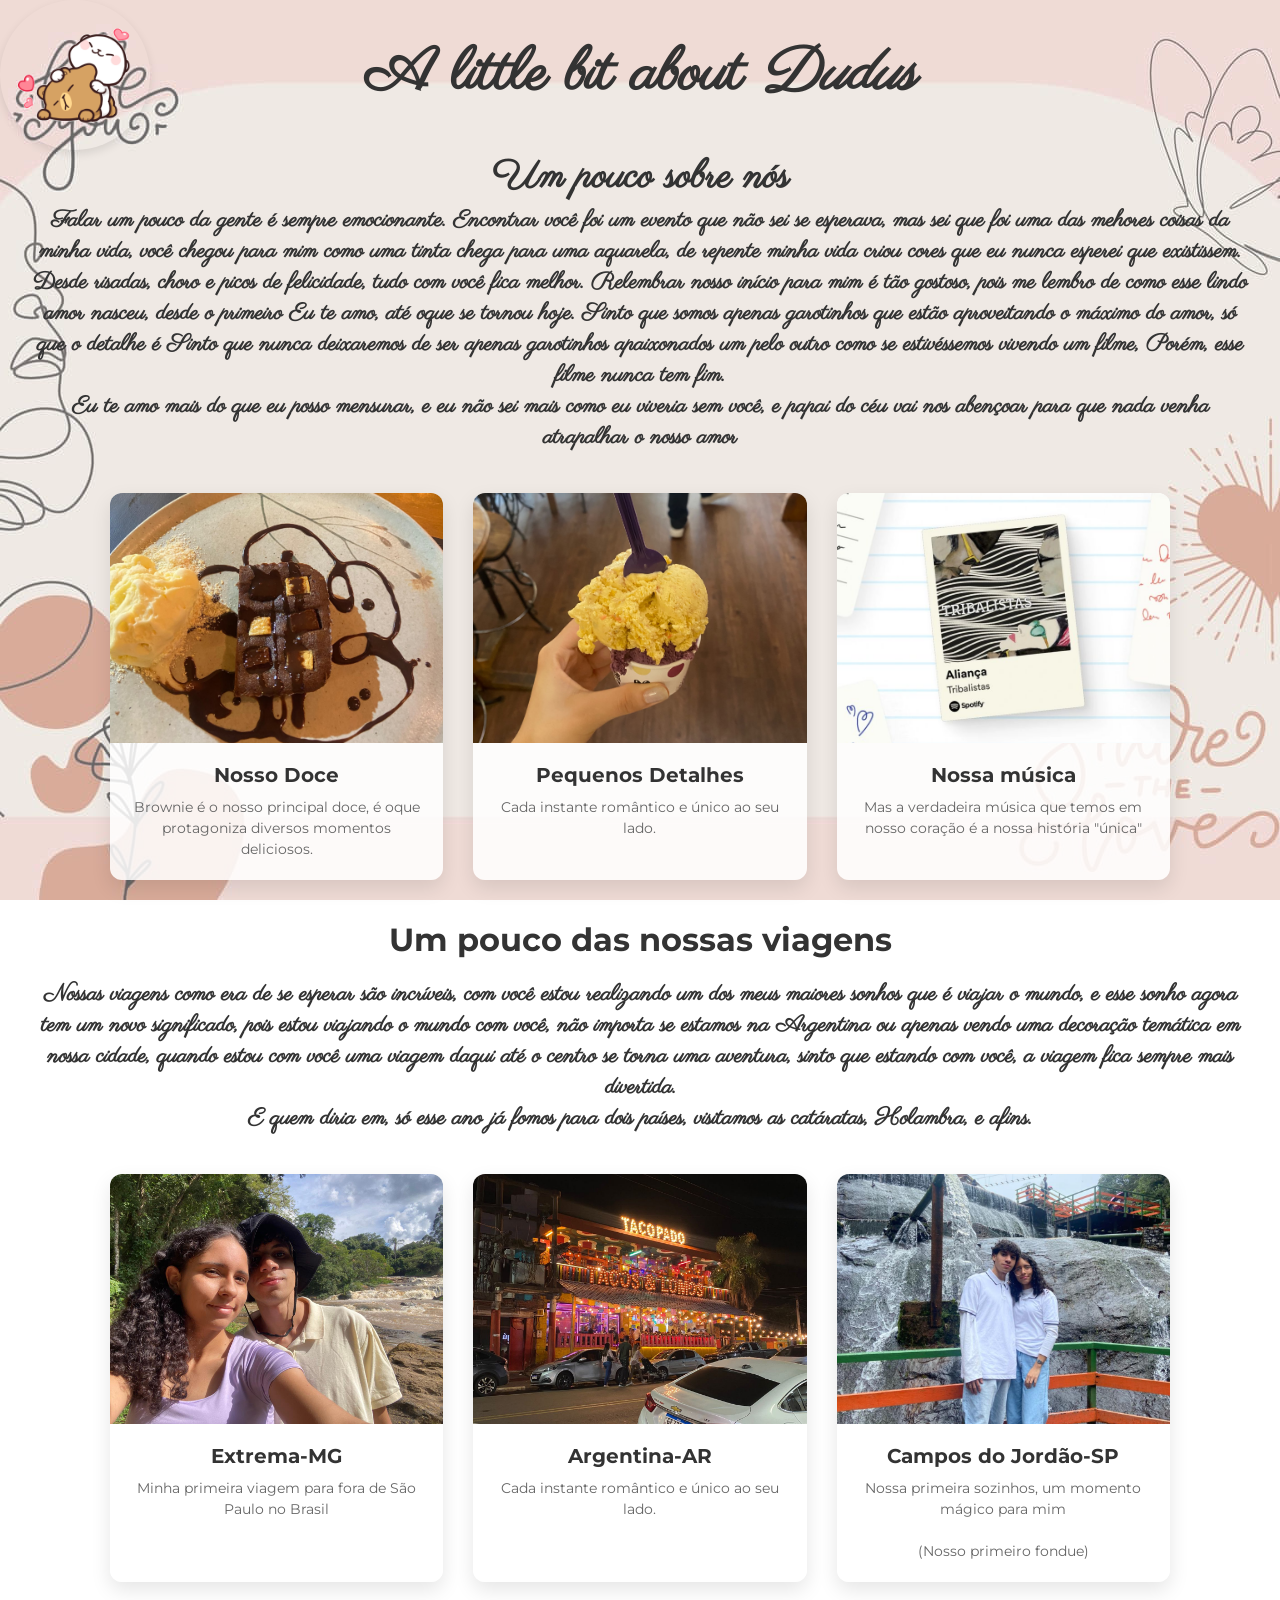
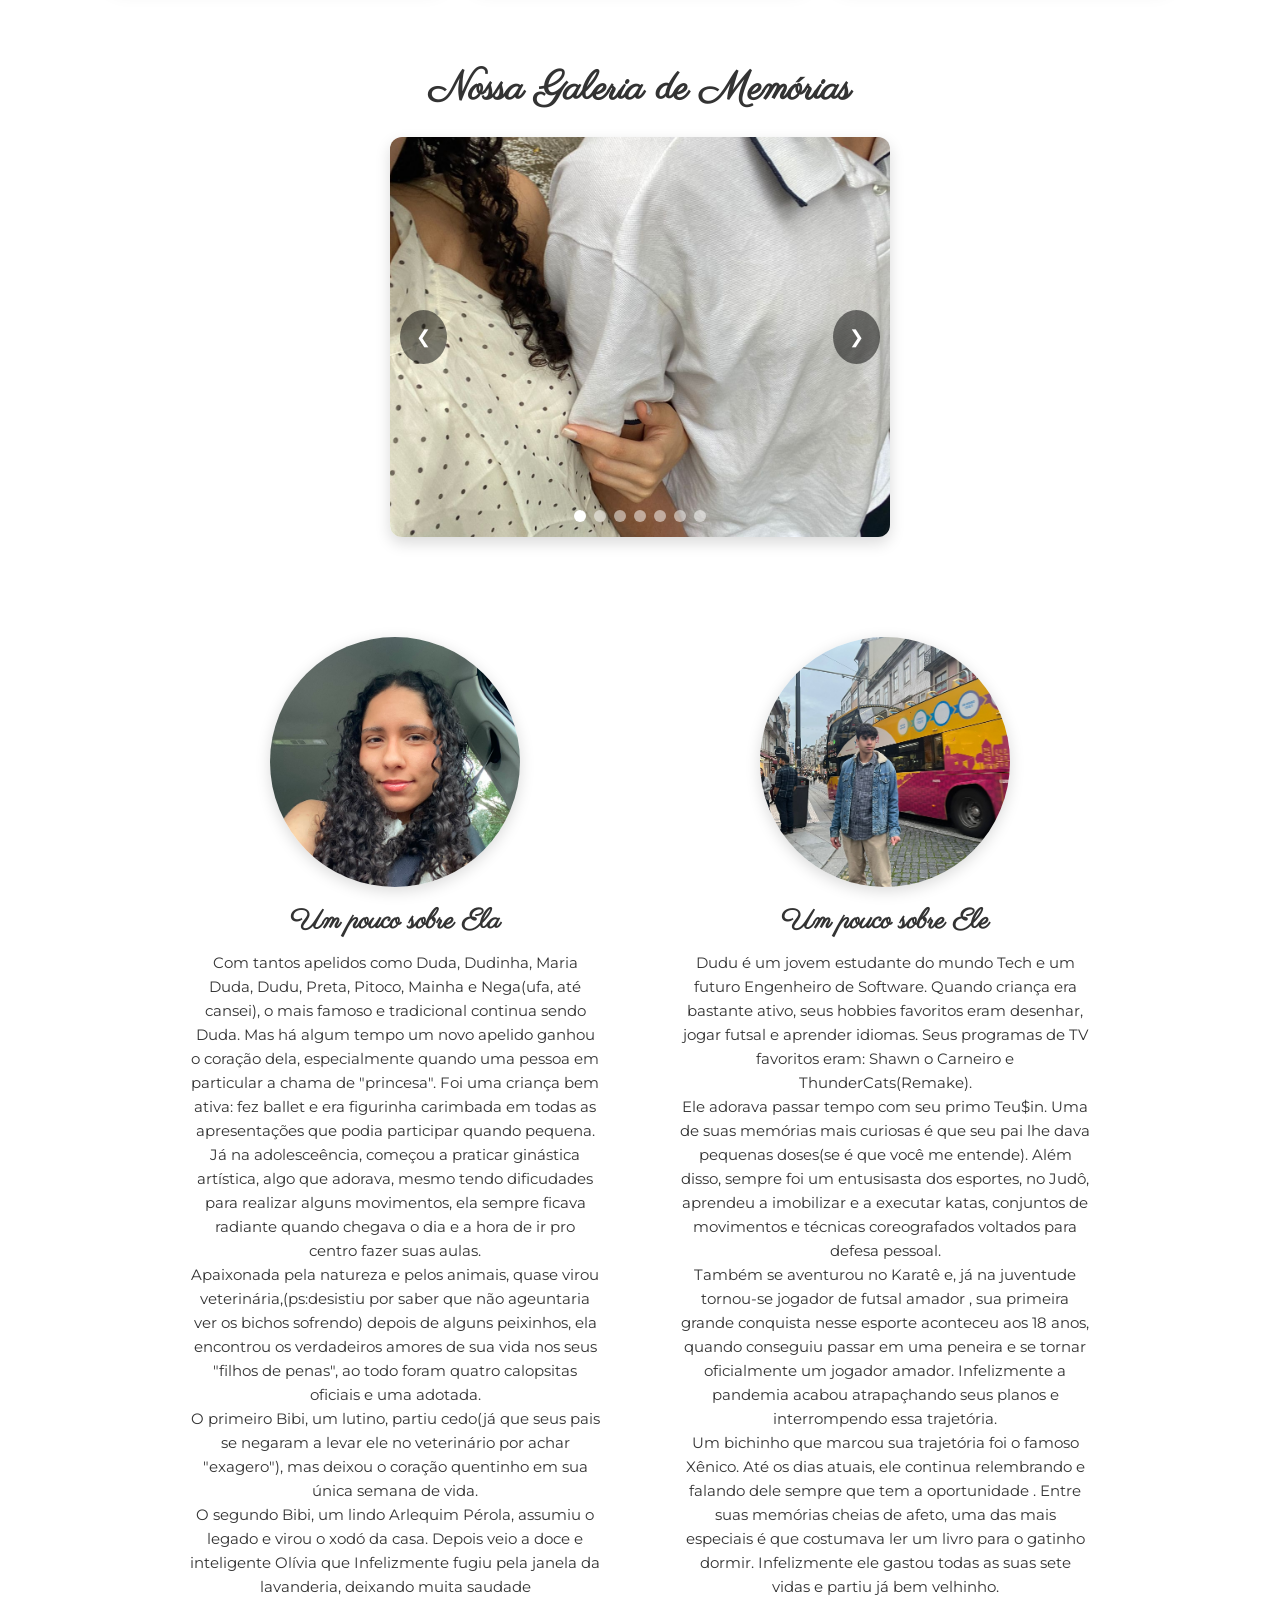
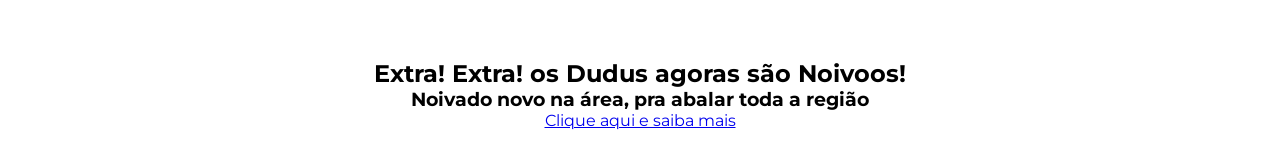
<file: index.html>
<!DOCTYPE html>
<html lang="pt-BR">

<head>
    <meta charset="UTF-8">
    <link rel="preconnect" href="https://fonts.googleapis.com">
    <link rel="preconnect" href="https://fonts.gstatic.com" crossorigin>
    <link href="https://fonts.googleapis.com/css2?family=Parisienne&family=Montserrat:wght@400;600&display=swap" rel="stylesheet">
    <link rel="stylesheet" type="text/css" href="style.css">
    <script src="script.js" defer></script>
    <link rel="icon" type="image/x-icon" href="./imagens/valentines-day.gif">
    <title>She&Me</title>
</head>

<body>
    <main class="main">
        <header class="header">
            <div class="logo">
                <img src="./imagens/valentines-day.gif" alt="Logo Valentine's Day">
            </div>
            <div class="primeira-escrita">
                <h1>A little bit about <i>Dudus</i></h1>
            </div>
        </header>
        
        <div class="primeira-declaracao">
            <h1>Um pouco sobre nós</h1>
            <h3>Falar um pouco da gente é sempre emocionante.
                Encontrar você foi um evento que não sei se esperava,
                mas sei que foi uma das mehores coisas da minha vida,
                você chegou para mim como uma tinta chega para uma aquarela,
                de repente minha vida criou cores que eu nunca esperei que existissem.
                Desde risadas, choro e picos de felicidade, tudo com você fica melhor.
                Relembrar nosso início para mim é tão gostoso, pois me lembro de como esse lindo amor
                nasceu, desde o primeiro Eu te amo, até oque se tornou hoje.
                Sinto que somos apenas garotinhos que estão aproveitando o máximo do amor, só que o detalhe é
                Sinto que nunca deixaremos de ser apenas garotinhos apaixonados um pelo outro como se estivéssemos vivendo um filme,
                Porém, esse filme nunca tem fim.<br>
                Eu te amo mais do que eu posso mensurar, e eu não sei mais como eu viveria sem você, e papai do céu vai nos abençoar
                para que nada venha atrapalhar o nosso amor 

            </h3>
        </div>

        <section class="cards-container">
            <article class="card">
                <div class="card-img-wrapper">
                    <img src="./imagens/Brownie-holambra.jpeg" alt="Momento Brownie">
                </div>
                <div class="card-content">
                    <h3>Nosso Doce</h3>
                    <p>Brownie é o nosso principal doce, é oque protagoniza diversos momentos deliciosos.</p>
                </div>
            </article>

            <article class="card">
                <div class="card-img-wrapper">
                    <img src="./imagens/sorvete-flor.jpeg" alt="Momento Sorvete">
                </div>
                <div class="card-content">
                    <h3>Pequenos Detalhes</h3>
                    <p>Cada instante romântico e único ao seu lado.</p>
                </div>
            </article>

            <article class="card">
                <div class="card-img-wrapper">
                    <img src="./imagens/aliancas-tribalistas.jpg" alt="Momento Jantar">
                </div>
                <div class="card-content">
                    <h3>Nossa música</h3>
                    <p>Mas a verdadeira música que temos em nosso coração é a nossa história "única" </p>
                </div>
            </article>
            </section>
<!-- ----------------------Segunda parte--------------------             -->


                <div class="segunda-escrita">
                    <h1>Um pouco das nossas viagens</h1>
                </div>
                <div class="primeira-declaracao">
            <h3>Nossas viagens como era de se esperar são incríveis,
                com você estou realizando um dos meus maiores sonhos que é viajar o mundo,
                e esse sonho agora tem um novo significado, pois estou viajando o mundo com você,
                não importa se estamos na Argentina ou apenas vendo uma decoração temática em nossa cidade,
                quando estou com você uma viagem daqui até o centro se torna uma aventura, sinto que estando
                com você, a viagem fica sempre mais divertida.<br>
                E quem diria em, só esse ano já fomos para dois países, visitamos as catáratas, Holambra, e afins.
            </h3>
        </div>

        <section class="cards-container">
            <article class="card">
                <div class="card-img-wrapper">
                    <img src="./imagens/Extrema.jpeg" alt="Extrema">
                </div>
                <div class="card-content">
                    <h3>Extrema-MG</h3>
                    <p>Minha primeira viagem para fora de São Paulo no Brasil</p>
                </div>
            </article>

            <article class="card">
                <div class="card-img-wrapper">
                    <img src="./imagens/Tacopado.jpeg" alt="Argentina">
                </div>
                <div class="card-content">
                    <h3>Argentina-AR</h3>
                    <p>Cada instante romântico e único ao seu lado.</p>
                </div>
            </article>

            <article class="card">
                <div class="card-img-wrapper">
                    <img src="./imagens/Campos.jpeg" alt="Momento Jantar">
                </div>
                <div class="card-content">
                    <h3>Campos do Jordão-SP</h3>
                    <p>Nossa primeira sozinhos, um momento mágico para mim<br><br>(Nosso primeiro fondue)</p>
                </div>
            </article>
        </section>

        <section class="carousel-section">
            <h2 class="section-title">Nossa Galeria de Memórias</h2>
            
            <div class="carousel" role="region" aria-label="Galeria de Destaques">
                <div class="carousel-container">
                    <div class="carousel-slide active" role="group" aria-roledescription="slide" aria-label="1 de 7">
                        <img src="./imagens/roupas-combinando.jpeg" alt="Descrição da Imagem 1">
                    </div>
                    <div class="carousel-slide" role="group" aria-roledescription="slide" aria-label="2 de 7">
                        <img src="./imagens/tres-fronteiras.jpeg" alt="Descrição da Imagem 2">
                    </div>
                    <div class="carousel-slide" role="group" aria-roledescription="slide" aria-label="3 de 7">
                        <img src="./imagens/carro-holambra.jpeg" alt="Descrição da Imagem 3">
                    </div>
                    <div class="carousel-slide" role="group" aria-roledescription="slide" aria-label="4 de 7">
                        <img src="./imagens/carro-holambra-2.jpeg" alt="Descrição da Imagem 4">
                    </div>
                    <div class="carousel-slide" role="group" aria-roledescription="slide" aria-label="5 de 7">
                        <img src="./imagens/pato-pato.jpeg" alt="Descrição da Imagem 5">
                    </div>
                    <div class="carousel-slide" role="group" aria-roledescription="slide" aria-label="6 de 7">
                        <img src="./imagens/Noivoss.jpeg" alt="Descrição da Imagem 6">
                    </div>
                    <div class="carousel-slide" role="group" aria-roledescription="slide" aria-label="7 de 7">
                        <img src="./imagens/Noivoss.jpeg" alt="Descrição da Imagem 7">
                    </div>
                    
                </div>

                <button class="carousel-btn prev" aria-label="Slide anterior">&#10094;</button>
                <button class="carousel-btn next" aria-label="Próximo slide">&#10095;</button>

                <div class="carousel-indicators">
                    <button class="dot active" aria-label="Ir para o slide 1"></button>
                    <button class="dot" aria-label="Ir para o slide 2"></button>
                    <button class="dot" aria-label="Ir para o slide 3"></button>
                </div>
            </div>
        </section>
    <section class="parte-de-baixo">
        <aside class="lado-direito">
            <img src="./imagens/Duda.jpeg" alt="Dudu">
            <h2>Um pouco sobre Ela</h2>
            <h3>Com tantos apelidos como Duda, Dudinha, Maria Duda, Dudu, Preta, Pitoco, Mainha e Nega(ufa, até cansei),
                o mais famoso e tradicional continua sendo Duda. Mas há algum tempo um novo apelido ganhou o coração dela,
                especialmente quando uma pessoa em particular a chama de "princesa". Foi uma criança bem ativa: fez ballet e era figurinha carimbada
                em todas as apresentações que podia participar quando pequena. Já na adolesceência, começou a praticar ginástica artística, algo que adorava,
                mesmo tendo dificudades para realizar alguns movimentos, ela sempre ficava radiante quando chegava o dia e a hora de ir pro centro 
                fazer suas aulas.<br>
                Apaixonada pela natureza e pelos animais, quase virou veterinária,(ps:desistiu por saber que não ageuntaria ver os bichos sofrendo)
                depois de alguns peixinhos, ela encontrou os verdadeiros amores de sua vida nos seus "filhos de penas",
                ao todo foram quatro calopsitas oficiais e uma adotada.<br>
                O primeiro Bibi, um lutino, partiu cedo(já que seus pais se negaram a levar ele no veterinário por achar "exagero"),
                mas deixou o coração quentinho em sua única semana de vida.<br>
                O segundo Bibi, um lindo Arlequim Pérola, assumiu o legado e virou o xodó da casa. Depois veio a doce e inteligente Olívia
                que Infelizmente fugiu pela janela da lavanderia, deixando muita saudade
            </h3>
        </aside>
        <aside class="lado-esquerdo">
            <img src="./imagens/Dudu.jpeg" alt="Dudu">
            <h2> Um pouco sobre Ele</h2>
            <h3>Dudu é um jovem estudante do mundo Tech e um futuro Engenheiro de Software.
                Quando criança era bastante ativo, seus hobbies favoritos eram 
                desenhar, jogar futsal e aprender idiomas. Seus programas de TV favoritos eram: Shawn o Carneiro 
                e ThunderCats(Remake).<br>

                Ele adorava passar tempo com seu primo Teu$in. Uma de suas memórias mais curiosas
                é que seu pai lhe dava pequenas doses(se é que você me entende). Além disso, sempre foi 
                um entusisasta dos esportes, no Judô, aprendeu a imobilizar e a executar katas, conjuntos de movimentos e técnicas
                coreografados voltados para defesa pessoal.<br>
                Também se aventurou no Karatê e, já na juventude tornou-se jogador de futsal amador
                , sua primeira grande conquista nesse esporte aconteceu aos 18 anos, quando conseguiu passar em uma peneira e se tornar oficialmente um jogador amador.
                Infelizmente a pandemia acabou atrapaçhando seus planos e interrompendo essa trajetória.<br>
                Um bichinho que marcou sua trajetória foi o famoso Xênico. Até os dias atuais, ele continua relembrando e falando dele sempre que tem a oportunidade
                . Entre suas memórias cheias de afeto, uma das mais especiais é que costumava ler um livro para o gatinho dormir. Infelizmente ele gastou todas as suas sete vidas e partiu já bem velhinho.
            </h3>
        </aside>
    </section>

    <footer class="noivado">
        <h2>Extra! Extra! os Dudus agoras são Noivoos!</h2>
        <h3>Noivado novo na área, pra abalar toda a região</h3>
        <a href="noivos.html">Clique aqui e saiba mais</a>
    </footer>

    </main>
</body>

</html>
</file>
<file: style.css>
*{
    margin: 0;
    padding: 0;
    box-sizing: border-box;
}

body {
    margin: 0;
    padding: 0;
    box-sizing: border-box;
    font-family: 'Montserrat', sans-serif;
    min-height: 100vh;
    position: relative; /* Necessário para ancorar o fundo falso */
}

/* Camada do Background com Opacidade */
body::before {
    content: ""; /* Obrigatório para o pseudo-elemento existir */
    position: fixed; /* Mantém o fundo fixo ao rolar a página */
    top: 0;
    left: 0;
    width: 100%;
    height: 100%;
    
    /* Sua imagem de fundo aqui */
    background-image: url('./imagens/valentine-background-tfrpvj8z713s9hrl.jpg');
    background-size: cover;
    background-position: center;
    background-repeat: no-repeat;
    
    /* Controle de opacidade exclusivo da imagem (0.1 a 1) */
    opacity: 0.6; 
    
    /* Garante que o fundo fique TRÁS de todos os elementos do site */
    z-index: -1; 
}


header{
  display: flex;
  justify-content: flex-start;
  align-items: center;
  position: relative;
}

.primeira-escrita {
    position: absolute;
    left: 50%;
    top: 50%;
    transform: translate(-50%, -50%);
    text-align: center;
    width: 100%;
    max-width: 600px;
    font-family: "Parisienne", cursive;
    font-size: 30px;
    color: #333;
}

.logo img {
  display: block;
  border-radius: 50%;
  width: 150px;
  height: auto;
  box-shadow: 0 4px 10px rgba(0, 0, 0, 0.1);
}

.primeira-declaracao{
  text-align: center;
  font-family: "Parisienne", cursive;
  font-size: 20px;
  width: 100%;
  padding-right: 30px;
  padding-left: 30px;
  color: #333;
  
}
.segunda-escrita{
  text-align: center;
  margin-bottom: 20px;
  color: #333;
}

.cards-container {
    max-width: 1100px;
    margin: 40px auto;
    padding: 0 20px;
    display: grid;
    grid-template-columns: repeat(auto-fit, minmax(280px, 1fr));
    gap: 30px;
}

.card {
    background: rgba(255, 255, 255, 0.85);
    border-radius: 12px;
    overflow: hidden;
    box-shadow: 0 8px 20px rgba(0, 0, 0, 0.1);
    transition: transform 0.3s ease, box-shadow 0.3s ease;
}

.card:hover {
    transform: translateY(-8px);
    box-shadow: 0 12px 25px rgba(0, 0, 0, 0.2);
}

.card-img-wrapper {
    width: 100%;
    height: 250px;
    overflow: hidden;
}

.card-img-wrapper img {
    width: 100%;
    height: 100%;
    object-fit: cover;
    object-position: center;
    transition: transform 0.5s ease;
}


.card:hover .card-img-wrapper img {
    transform: scale(1.05);
}

.card-content {
    padding: 20px;
    text-align: center;
}

.card-content h3 {
    font-size: 20px;
    color: #333;
    margin-bottom: 10px;
}

.card-content p {
    font-size: 14px;
    color: #666;
    line-height: 1.5;
}

.carousel-section {
    margin: 60px auto;
    padding: 20px;
}

.section-title {
    text-align: center;
    font-family: "Parisienne", cursive;
    font-size: 40px;
    margin-bottom: 20px;
    color: #333;
}


.carousel {
    position: relative;
    max-width: 500px;
    margin: auto;
    overflow: hidden;
    border-radius: 12px;
    box-shadow: 0 6px 15px rgba(0, 0, 0, 0.15);
}

.carousel-container {
  position: relative;
  width: 100%;
  height: 400px;
}

.carousel-slide {
  position: absolute;
  top: 0;
  left: 0;
  width: 100%;
  height: 100%;
  opacity: 0;
  transition: opacity 0.5s ease-in-out;
  z-index: 1;
}

.carousel-slide.active {
  opacity: 1;
  z-index: 2;
}

.carousel-slide img {
  width: 100%;
  height: 100%;
  object-fit: cover;
  object-position: center;

}

.carousel-btn {
  position: absolute;
  top: 50%;
  transform: translateY(-50%);
  background: rgba(0, 0, 0, 0.5);
  color: white;
  border: none;
  padding: 16px;
  cursor: pointer;
  z-index: 10;
  font-size: 18px;
  border-radius: 50%;
  transition: background 0.3s;
}

.carousel-btn:hover { background: rgba(0, 0, 0, 0.8); }
.carousel-btn.prev { left: 10px; }
.carousel-btn.next { right: 10px; }

.carousel-indicators {
  position: absolute;
  bottom: 15px;
  left: 50%;
  transform: translateX(-50%);
  display: flex;
  gap: 8px;
  z-index: 10;
}

.dot {
  width: 12px;
  height: 12px;
  background: rgba(255, 255, 255, 0.5);
  border: none;
  border-radius: 50%;
  cursor: pointer;
  transition: background 0.3s;
}

.dot.active { background: white; }

.parte-de-baixo {
    display: flex;
    flex-wrap: wrap;
    align-items: flex-start;
    justify-content: center;
    gap: 40px;
    margin: 40px 30px;
    color: #333;
}

.lado-direito, .lado-esquerdo {
    display: flex;
    flex-direction: column;
    align-items: center;
    text-align: center;
    flex: 1;
    max-width: 450px;
    background: rgba(255, 255, 255, 0.7);
    padding: 20px;
    border-radius: 12px;
}


.parte-de-baixo img {
    width: 250px;
    height: 250px;
    object-fit: cover;
    border-radius: 50%;
    margin-bottom: 15px;
    box-shadow: 0 4px 15px rgba(0, 0, 0, 0.15);
}

/* Espaçamento nos textos */
.parte-de-baixo h2 {
    font-family: "Parisienne", cursive;
    font-size: 28px;
    margin-bottom: 10px;
}

.parte-de-baixo h3 {
    font-size: 15px;
    font-weight: 400;
    line-height: 1.6;
}
.noivado{
  display: flex;
  flex-direction: column;
  align-items: center;
  margin: 20px;
}
</file>
